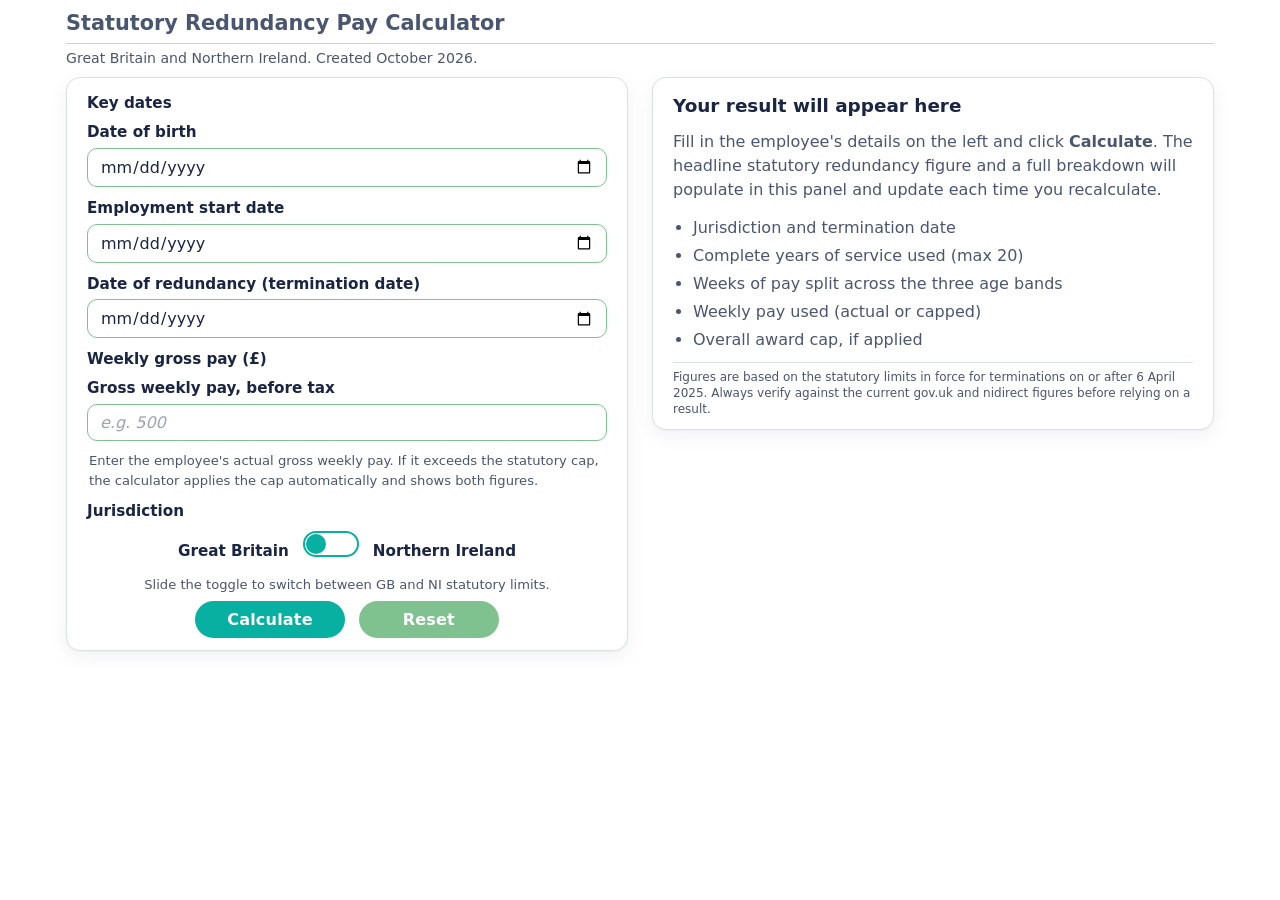
<file: index.html>
<!doctype html>
<html lang="en-GB">
<head>
  <meta charset="utf-8">
  <title>Statutory Redundancy Pay Calculator (GB & NI)</title>
  <meta http-equiv="refresh" content="0; url=./statutory-redundancy-calculator-gb-ni-2026-10/">
  <link rel="canonical" href="./statutory-redundancy-calculator-gb-ni-2026-10/">
  <style>
    body { font-family: system-ui, Arial, sans-serif; padding: 32px; color: #192543; }
    a { color: #07b0a0; }
  </style>
</head>
<body>
  <p>Loading the Statutory Redundancy Pay Calculator (GB and NI).</p>
  <p>If you are not redirected automatically, <a href="./statutory-redundancy-calculator-gb-ni-2026-10/">open the calculator</a>.</p>
</body>
</html>
</file>
<file: statutory-redundancy-calculator-gb-ni-2026-10/styles.css>
/* VWV brand palette
   Dark Rich Blue  #192543   (text, headings)
   Light Teal/Mint #7fc28f   (secondary button, soft accents, input borders)
   Teal            #07b0a0   (primary button, toggle active)
   Aqua Blue       #00a6c5   (focus ring, highlights)
*/

:root {
  --ink: #192543;
  --mint: #7fc28f;
  --teal: #07b0a0;
  --aqua: #00a6c5;

  --ink-soft: #4a5570;
  --placeholder: #9aa3b2;
  --card-bg: #ffffff;
  --page-bg: #ffffff;
  --panel-bg: #eef9f6;
  --border: #d9e4de;
  --error: #a4123b;

  --radius-card: 14px;
  --radius-input: 10px;
  --radius-pill: 999px;

  --shadow-card: 0 1px 2px rgba(25, 37, 67, 0.04), 0 6px 20px rgba(25, 37, 67, 0.06);
}

* { box-sizing: border-box; }

html, body {
  margin: 0;
  padding: 0;
}

body {
  font-family: "Segoe UI", system-ui, -apple-system, Roboto, Arial, sans-serif;
  background: var(--page-bg);
  color: var(--ink);
  line-height: 1.5;
  -webkit-font-smoothing: antialiased;
}

.wrap {
  max-width: 1180px;
  margin: 0 auto;
  padding: 8px 16px 12px;
}

.split {
  display: grid;
  grid-template-columns: 1fr 1fr;
  gap: 24px;
  align-items: start;
}

.split .card {
  margin-bottom: 20px;
}

/* On narrow viewports (including iframes) collapse to a single column. */
@media (max-width: 900px) {
  .split { grid-template-columns: 1fr; gap: 0; }
}

/* Header */
.hdr h1 {
  margin: 0 0 2px;
  font-size: 1.3rem;
  font-weight: 600;
  color: var(--ink-soft);
  padding-bottom: 4px;
  border-bottom: 1px solid #c9d0db;
}

.sub {
  margin: 4px 0 8px;
  color: var(--ink-soft);
  font-size: 0.88rem;
}

/* Card */
.card {
  background: var(--card-bg);
  border: 1px solid var(--border);
  border-radius: var(--radius-card);
  padding: 14px 20px 12px;
  margin-bottom: 10px;
  box-shadow: var(--shadow-card);
}

/* Fieldsets */
fieldset {
  border: 0;
  padding: 0;
  margin: 0 0 10px;
}

fieldset:last-of-type { margin-bottom: 2px; }

legend {
  font-weight: 700;
  font-size: 0.95rem;
  color: var(--ink);
  margin-bottom: 6px;
  padding: 0;
}

/* Labels and fields */
label {
  display: block;
  margin-bottom: 10px;
}

label:last-child { margin-bottom: 0; }

label > span {
  display: block;
  font-size: 0.95rem;
  font-weight: 700;
  color: var(--ink);
  margin-bottom: 4px;
}

input[type="date"],
input[type="number"],
input[type="text"] {
  width: 100%;
  padding: 8px 12px;
  font-size: 1rem;
  font-family: inherit;
  color: var(--ink);
  background: #ffffff;
  border: 1.5px solid var(--mint);
  border-radius: var(--radius-input);
  transition: border-color 120ms ease, box-shadow 120ms ease;
}

input::placeholder {
  color: var(--placeholder);
  font-style: italic;
}

input:focus {
  outline: none;
  border-color: var(--aqua);
  box-shadow: 0 0 0 3px rgba(0, 166, 197, 0.18);
}

.hint {
  margin: 4px 2px 0;
  font-size: 0.82rem;
  color: var(--ink-soft);
}

/* Jurisdiction toggle */
.toggle-row {
  display: flex;
  align-items: center;
  justify-content: center;
  gap: 14px;
  margin: 2px 0;
}

.toggle-row .side-label {
  font-weight: 700;
  color: var(--ink);
  font-size: 0.95rem;
}

.toggle {
  position: relative;
  width: 56px;
  height: 30px;
  display: inline-block;
  flex-shrink: 0;
}

.toggle input {
  position: absolute;
  opacity: 0;
  width: 100%;
  height: 100%;
  margin: 0;
  cursor: pointer;
  z-index: 2;
}

.toggle .track {
  position: absolute;
  inset: 0;
  background: #ffffff;
  border: 2px solid var(--teal);
  border-radius: var(--radius-pill);
  transition: background-color 150ms ease, border-color 150ms ease;
}

.toggle .thumb {
  position: absolute;
  top: 3px;
  left: 3px;
  width: 20px;
  height: 20px;
  background: var(--teal);
  border-radius: 50%;
  transition: transform 150ms ease, background-color 150ms ease;
}

.toggle input:checked + .track {
  background: #ffffff;
  border-color: var(--aqua);
}

.toggle input:checked + .track + .thumb {
  transform: translateX(26px);
  background: var(--aqua);
}

.toggle input:focus-visible + .track {
  box-shadow: 0 0 0 3px rgba(0, 166, 197, 0.25);
}

/* Buttons */
.actions {
  display: flex;
  gap: 14px;
  justify-content: center;
  margin-top: 6px;
}

button {
  font-family: inherit;
  font-size: 1rem;
  font-weight: 700;
  padding: 9px 32px;
  border-radius: var(--radius-pill);
  border: 0;
  cursor: pointer;
  color: #ffffff;
  letter-spacing: 0.2px;
  transition: filter 120ms ease, transform 60ms ease;
  min-width: 140px;
}

button:hover { filter: brightness(1.05); }
button:active { transform: translateY(1px); }

.primary {
  background: var(--teal);
}

.secondary {
  background: var(--mint);
}

button:focus-visible {
  outline: 3px solid var(--aqua);
  outline-offset: 2px;
}

/* Error line */
.error {
  color: var(--error);
  min-height: 0;
  margin: 6px 0 0;
  text-align: center;
  font-weight: 600;
}

.error:empty { margin: 0; }

/* Results */
.results h2 {
  margin: 0 0 8px;
  font-size: 1.1rem;
  color: var(--ink);
  font-weight: 700;
}

.results .headline {
  font-size: 1.02rem;
  padding: 10px 14px;
  background: var(--panel-bg);
  border-left: 4px solid var(--teal);
  border-radius: var(--radius-input);
  color: var(--ink);
  margin: 0 0 10px;
}

.headline strong {
  font-size: 1.4rem;
  color: var(--teal);
  display: inline-block;
  margin-left: 6px;
}

.results h3 {
  margin: 0 0 6px;
  color: var(--ink);
  font-size: 1rem;
  font-weight: 700;
}

.breakdown {
  display: grid;
  grid-template-columns: 1fr 1fr;
  gap: 4px 20px;
  margin: 0;
  padding: 2px 2px;
}

.breakdown dt {
  color: var(--ink-soft);
  font-size: 0.92rem;
}

.breakdown dd {
  margin: 0;
  color: var(--ink);
  font-variant-numeric: tabular-nums;
  font-weight: 600;
}

.note {
  background: #fff7e6;
  border-left: 4px solid #c58b00;
  padding: 8px 12px;
  margin-top: 10px;
  border-radius: var(--radius-input);
  font-size: 0.88rem;
  color: var(--ink);
}

.note:empty { display: none; }

/* Holding state shown on the right column before any calculation. */
.results-empty h2 {
  margin: 0 0 10px;
  color: var(--ink);
  font-size: 1.15rem;
  font-weight: 700;
}

.results-empty p {
  margin: 0 0 14px;
  color: var(--ink-soft);
}

.placeholder-list {
  margin: 0;
  padding-left: 20px;
  color: var(--ink-soft);
}

.placeholder-list li {
  margin-bottom: 4px;
}

/* Disclaimer sitting at the foot of the results column */
.disclaimer {
  margin: 10px 0 0;
  padding-top: 6px;
  border-top: 1px solid var(--border);
  color: var(--ink-soft);
  font-size: 0.75rem;
  line-height: 1.35;
}

/* Mobile */
@media (max-width: 540px) {
  .wrap { padding: 20px 14px 48px; }
  .card { padding: 22px 18px; }
  .breakdown { grid-template-columns: 1fr; }
  button { min-width: 130px; padding: 12px 24px; }
}
</file>
